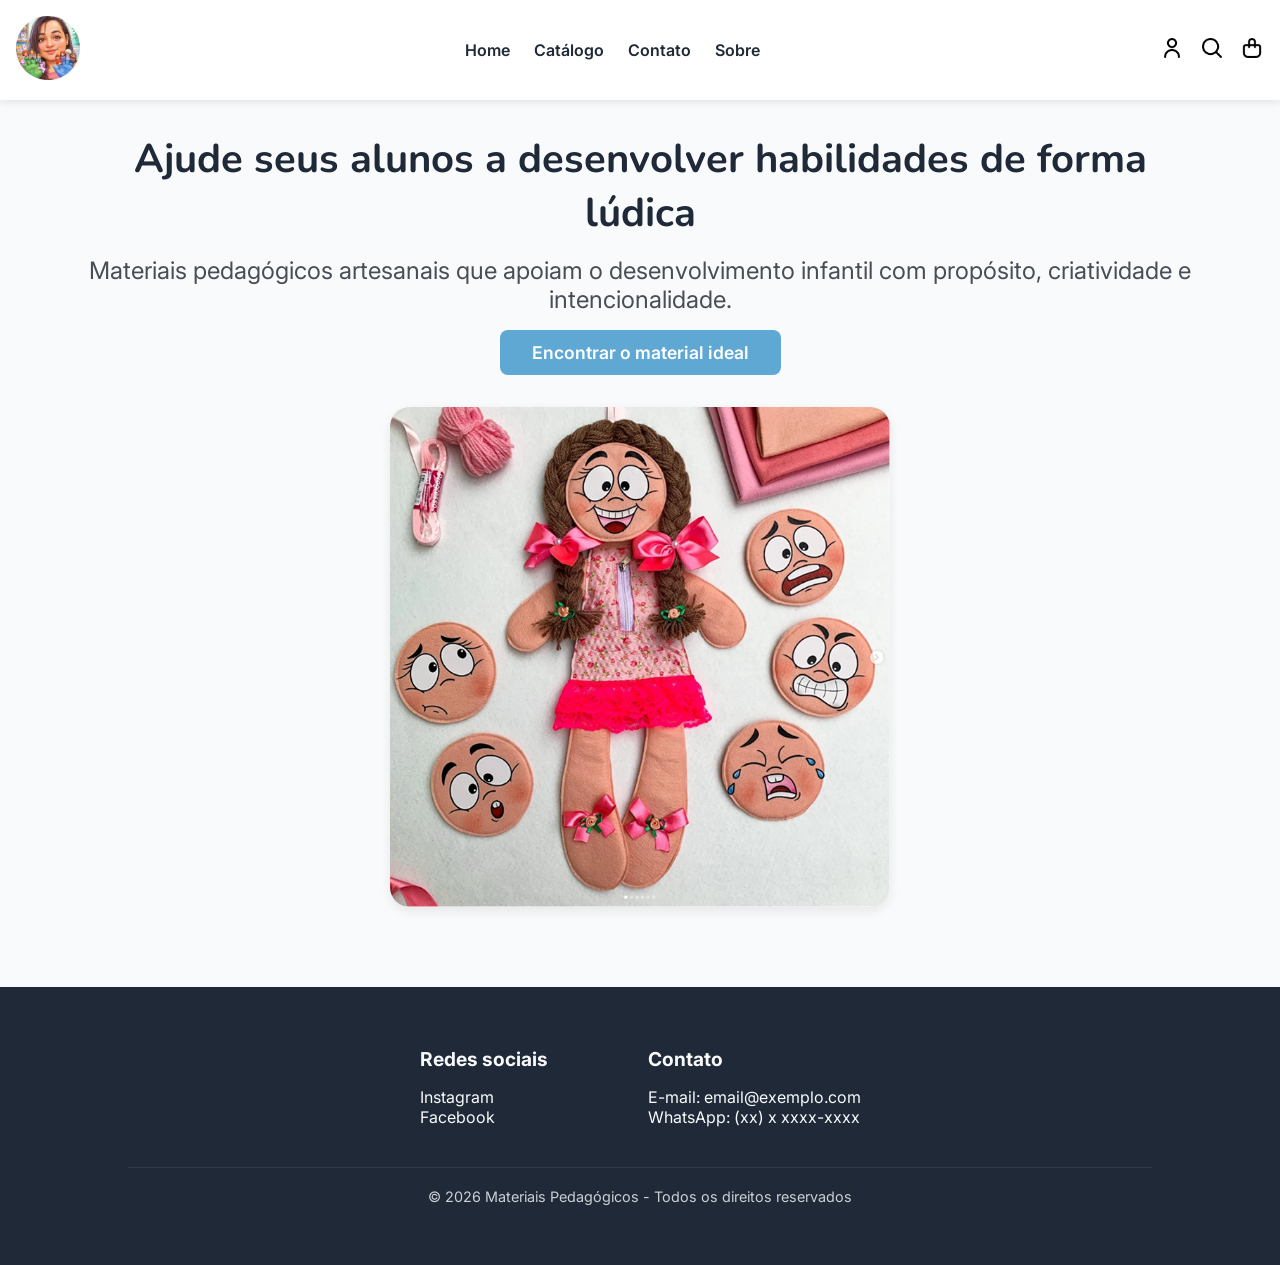
<file: index.html>
<!DOCTYPE html>
<html lang="pt-br">
    <head>
        <meta charset="UTF-8">
        <meta name="viewport" content="width=device-width, initial-scale=1.0">
        <meta name="description" content="Materiais pedagógicos artesanais que apoiam o desenvolvimento infantil com propósito, criatividade e intencionalidade.">
        <link rel="stylesheet" href="style.css">
        <link rel="shortcut icon" href="./assets/icon/logoIcon.ico" type="image/x-icon">
        <title>Home | Materiais Pedagógicos</title>
    </head>
    <body>
        <header>
            <a href="index.html"><img src="assets/images/logo.png" alt="Logo" class="logo"></a>
            <nav class="menu-mobile" id="menu-mobile">
                <ul>
                    <li><a href="index.html">Home</a></li>
                    <li><a href="catalogo.html">Catálogo</a></li>
                    <li><a href="contato.html">Contato</a></li>
                    <li><a href="sobre.html">Sobre</a></li>
                </ul>
            </nav>
            <div>
                <button class="btn-mobile" aria-label="Abrir menu">
                    <img class="menu-hamburguer" src="assets/images/menu.png" alt="Menu">
                </button>
                <a href="login.html" aria-label="Acessar conta">
                    <img src="assets/images/user.png" alt="Perfil">
                </a>
                <a href="#" aria-label="Pesquisar no site">
                    <img src="assets/images/search.png" alt="Pesquisar">
                </a>
                <a href="#" aria-label="Ver carrinho de compras">
                    <img src="assets/images/shopping bag.png" alt="Carrinho de compras">
                </a>
            </div>
        </header>
        <main>
            <!-- Hero -->
            <section>
                <h1>Ajude seus alunos a desenvolver habilidades de forma lúdica</h1>
                <p>Materiais pedagógicos artesanais que apoiam o desenvolvimento infantil com propósito, criatividade e intencionalidade.</p>
                <a href="catalogo.html">Encontrar o material ideal</a>
                <img src="assets/images/card1.png" alt="Recurso pedagógico artesanal de boneca com expressões faciais intercambiáveis">
            </section>
        </main>
        <footer>
            <div class="footer-column">
                <div>
                    <h4>Redes sociais</h4>
                    <ul>
                        <li><a href="#">Instagram</a></li>
                        <li><a href="#">Facebook</a></li>
                    </ul>
                </div>
                <div>
                    <h4>Contato</h4>
                    <ul>
                        <li>E-mail: <a href="mailto:email@exemplo.com">email@exemplo.com</a></li>
                        <li>WhatsApp: <a href="#">(xx) x xxxx-xxxx</a></li>
                    </ul>
                </div>
            </div>
            <p class="copyright"> &copy; 2026 Materiais Pedagógicos - Todos os direitos reservados</p>
        </footer>

        <!-- CARRINHO LATERAL -->
        <div class="overlay-carrinho" id="overlay-carrinho" aria-hidden="true"></div>
        <aside class="carrinho-lateral" id="carrinho-lateral" aria-label="Carrinho de compras">
            <div class="carrinho-header">
                <h2>Seu Carrinho</h2>
                <button id="fechar-carrinho" class="btn-fechar" aria-label="Fechar carrinho">
                    <span aria-hidden="true">&times;</span>
                </button>
            </div>
            
            <div class="carrinho-itens">
                <p class="carrinho-vazio">Seu carrinho está vazio.</p>
            </div>
            
            <div class="carrinho-footer">
                <div class="carrinho-total">
                    <span>Total:</span>
                    <strong id="carrinho-total-valor">R$ 0,00</strong>
                </div>
                <button class="btn-finalizar" aria-label="Finalizar compra">Finalizar Compra</button>
            </div>
        </aside>

        <script src="script.js"></script>
    </body>
</html>
</file>
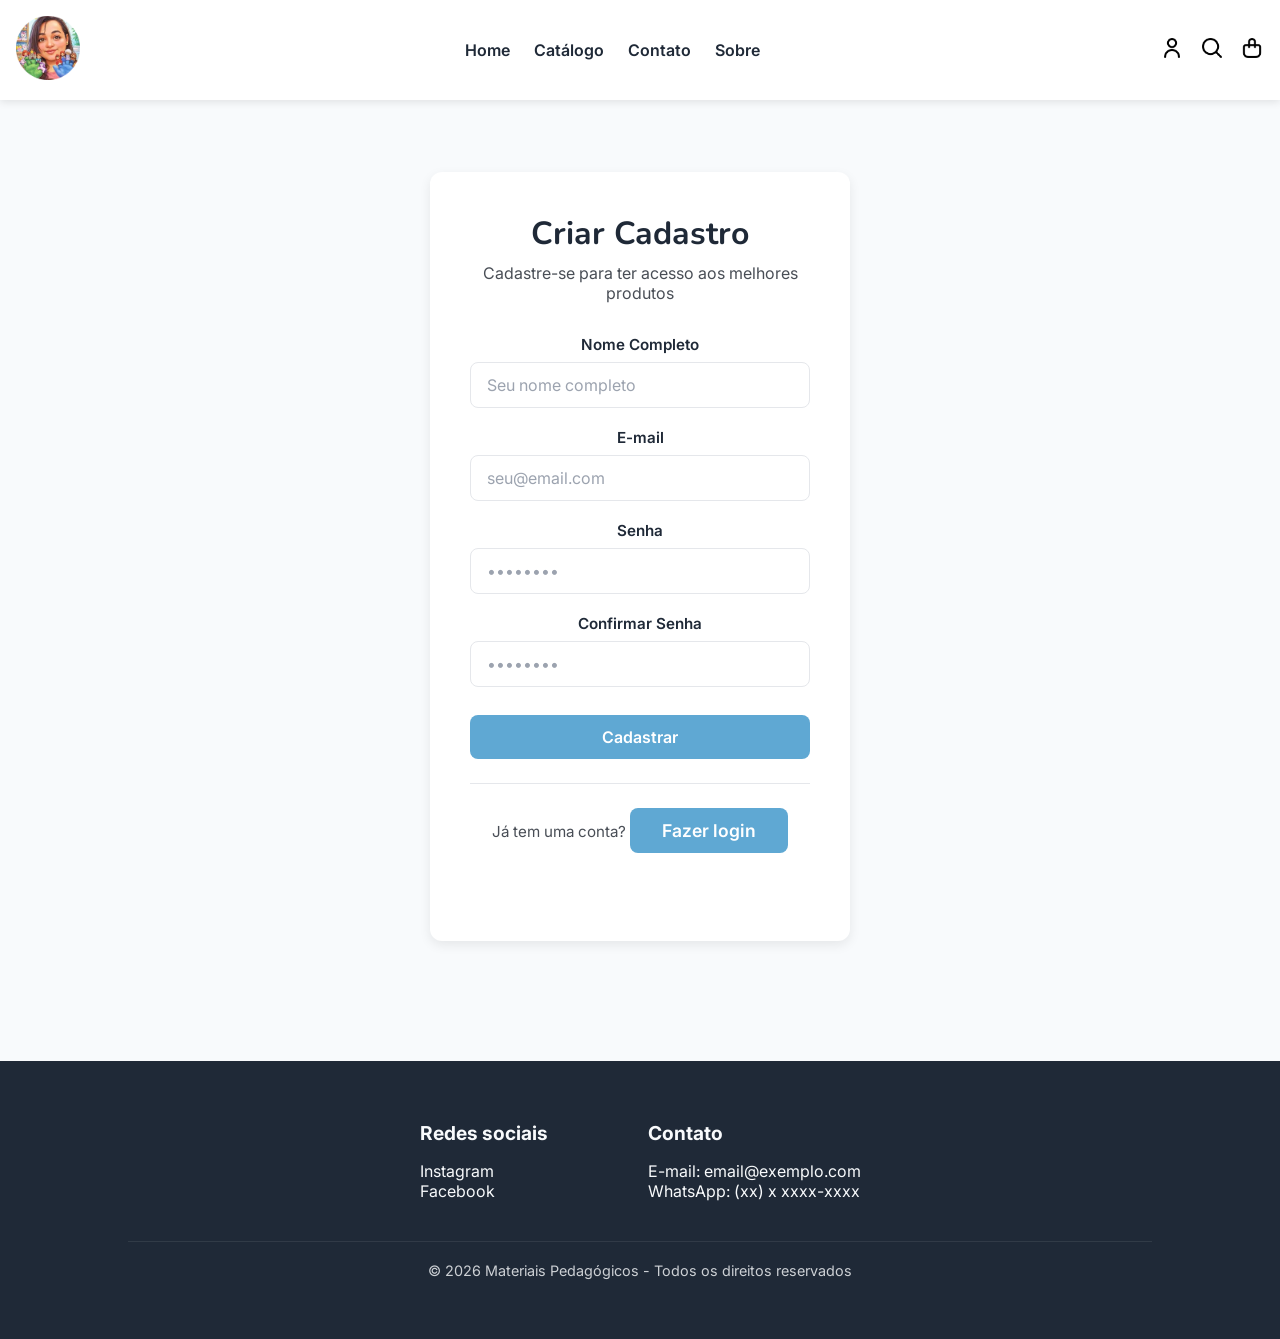
<file: cadastro.html>
<!DOCTYPE html>
<html lang="pt-br">
    <head>
        <meta charset="UTF-8">
        <meta name="viewport" content="width=device-width, initial-scale=1.0">
        <link rel="stylesheet" href="style.css">
        <link rel="shortcut icon" href="./assets/icon/logoIcon.ico" type="image/x-icon">
        <title>Cadastro | Materiais Pedagógicos</title>
    </head>
    <body>
        <header>
            <a href="index.html"><img src="assets/images/logo.png" alt="Logo" class="logo"></a>
            <nav class="menu-mobile" id="menu-mobile">
                <ul>
                    <li><a href="index.html">Home</a></li>
                    <li><a href="catalogo.html">Catálogo</a></li>
                    <li><a href="contato.html">Contato</a></li>
                    <li><a href="sobre.html">Sobre</a></li>
                </ul>
            </nav>
            <div>
                <button class="btn-mobile" aria-label="Abrir menu">
                    <img class="menu-hamburguer" src="assets/images/menu.png" alt="Menu">
                </button>
                <a href="login.html" aria-label="Acessar conta">
                    <img src="assets/images/user.png" alt="Perfil">
                </a>
                <a href="#" aria-label="Pesquisar no site">
                    <img src="assets/images/search.png" alt="Pesquisar">
                </a>
                <a href="#" aria-label="Ver carrinho de compras">
                    <img src="assets/images/shopping bag.png" alt="Carrinho de compras">
                </a>
            </div>
        </header>
        <main>
            <section class="formulario-secao">
                <div class="formulario-container">
                    <h1>Criar Cadastro</h1>
                    <p class="formulario-descricao">Cadastre-se para ter acesso aos melhores produtos</p>
                    
                    <form class="formulario" aria-label="Formulário de cadastro">
                        <div class="form-group">
                            <label for="nome-cadastro">Nome Completo</label>
                            <input 
                                type="text" 
                                id="nome-cadastro" 
                                name="nome" 
                                placeholder="Seu nome completo"
                                required
                                aria-required="true"
                                aria-label="Campo de nome completo para cadastro"
                            >
                        </div>

                        <div class="form-group">
                            <label for="email-cadastro">E-mail</label>
                            <input 
                                type="email" 
                                id="email-cadastro" 
                                name="email" 
                                placeholder="seu@email.com"
                                required
                                aria-required="true"
                                aria-label="Campo de e-mail para cadastro"
                            >
                        </div>

                        <div class="form-group">
                            <label for="senha-cadastro">Senha</label>
                            <input 
                                type="password" 
                                id="senha-cadastro" 
                                name="senha" 
                                placeholder="••••••••"
                                required
                                aria-required="true"
                                aria-label="Campo de senha para cadastro"
                            >
                        </div>

                        <div class="form-group">
                            <label for="confirmacao-senha">Confirmar Senha</label>
                            <input 
                                type="password" 
                                id="confirmacao-senha" 
                                name="confirmacao_senha" 
                                placeholder="••••••••"
                                required
                                aria-required="true"
                                aria-label="Campo de confirmação de senha"
                            >
                        </div>

                        <button type="submit" class="btn-formulario">Cadastrar</button>
                    </form>

                    <div class="formulario-link">
                        <p>Já tem uma conta? <a href="login.html">Fazer login</a></p>
                    </div>
                </div>
            </section>
        </main>
        <footer>
            <div class="footer-column">
                <div>
                    <h4>Redes sociais</h4>
                    <ul>
                        <li><a href="#">Instagram</a></li>
                        <li><a href="#">Facebook</a></li>
                    </ul>
                </div>
                <div>
                    <h4>Contato</h4>
                    <ul>
                        <li>E-mail: <a href="mailto:email@exemplo.com">email@exemplo.com</a></li>
                        <li>WhatsApp: <a href="#">(xx) x xxxx-xxxx</a></li>
                    </ul>
                </div>
            </div>
            <p class="copyright"> &copy; 2026 Materiais Pedagógicos - Todos os direitos reservados</p>
        </footer>

        <!-- CARRINHO LATERAL -->
        <div class="overlay-carrinho" id="overlay-carrinho" aria-hidden="true"></div>
        <aside class="carrinho-lateral" id="carrinho-lateral" aria-label="Carrinho de compras">
            <div class="carrinho-header">
                <h2>Seu Carrinho</h2>
                <button id="fechar-carrinho" class="btn-fechar" aria-label="Fechar carrinho">
                    <span aria-hidden="true">&times;</span>
                </button>
            </div>
            
            <div class="carrinho-itens">
                <p class="carrinho-vazio">Seu carrinho está vazio.</p>
            </div>
            
            <div class="carrinho-footer">
                <div class="carrinho-total">
                    <span>Total:</span>
                    <strong id="carrinho-total-valor">R$ 0,00</strong>
                </div>
                <button class="btn-finalizar" aria-label="Finalizar compra">Finalizar Compra</button>
            </div>
        </aside>

        <script src="script.js"></script>
    </body>
</html>
</file>
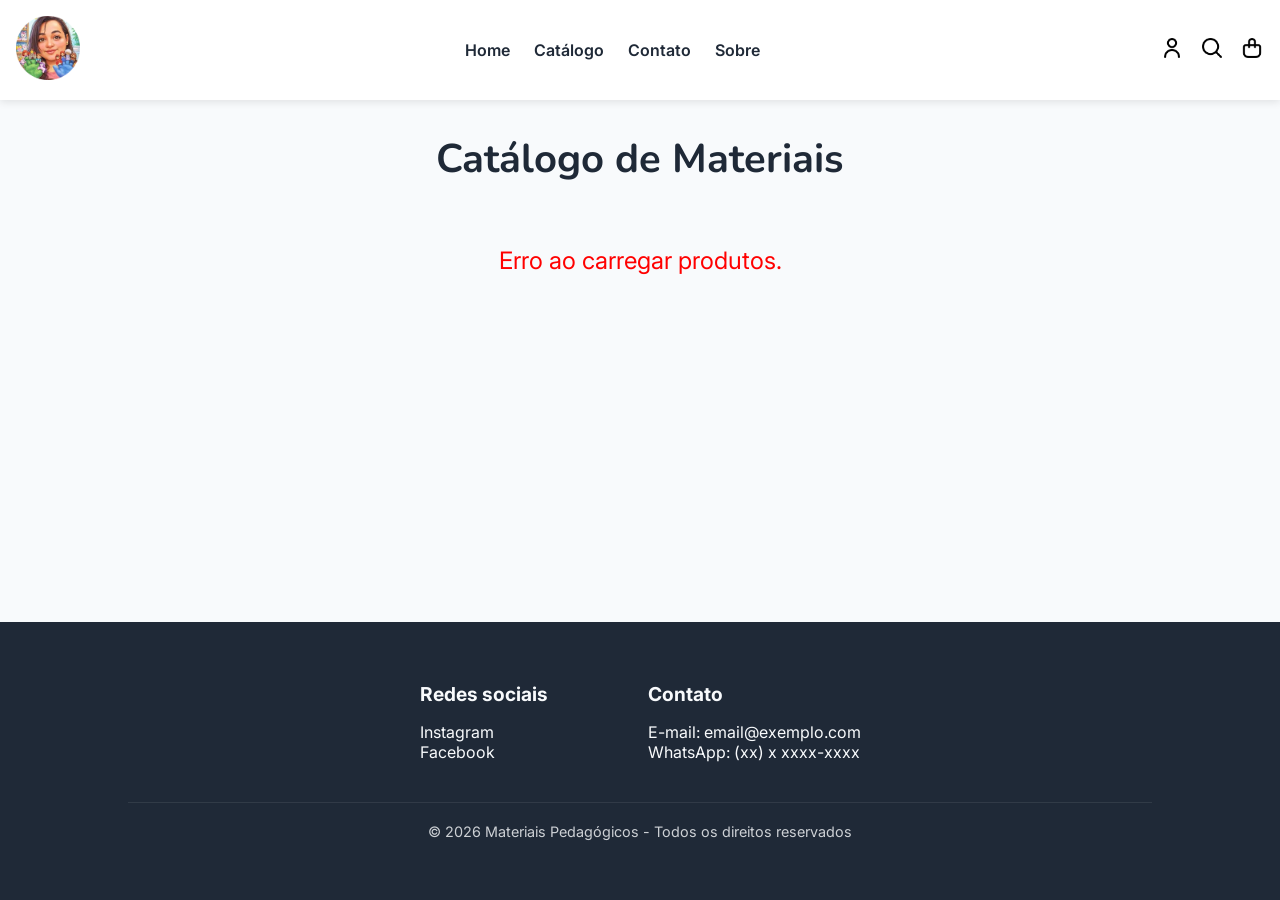
<file: catalogo.html>
<!DOCTYPE html>
<html lang="pt-br">
    <head>
        <meta charset="UTF-8">
        <meta name="viewport" content="width=device-width, initial-scale=1.0">
        <link rel="stylesheet" href="style.css">
        <link rel="shortcut icon" href="./assets/icon/logoIcon.ico" type="image/x-icon">
        <title>Catálogo | Materiais Pedagógicos</title>
    </head>
    <body>
        <header>
            <a href="index.html"><img src="assets/images/logo.png" alt="Logo" class="logo"></a>
            <nav class="menu-mobile" id="menu-mobile">
                <ul>
                    <li><a href="index.html">Home</a></li>
                    <li><a href="catalogo.html">Catálogo</a></li>
                    <li><a href="contato.html">Contato</a></li>
                    <li><a href="sobre.html">Sobre</a></li>
                </ul>
            </nav>
            <div>
                <button class="btn-mobile" aria-label="Abrir menu">
                    <img class="menu-hamburguer" src="assets/images/menu.png" alt="Menu">
                </button>
                <a href="login.html" aria-label="Acessar conta">
                    <img src="assets/images/user.png" alt="Perfil">
                </a>
                <a href="#" aria-label="Pesquisar no site">
                    <img src="assets/images/search.png" alt="Pesquisar">
                </a>
                <a href="#" aria-label="Ver carrinho de compras">
                    <img src="assets/images/shopping bag.png" alt="Carrinho de compras">
                </a>
            </div>
        </header>
        <main>
            <section>
                <h1>Catálogo de Materiais</h1>
                <div class="produtos-grid">
                    <!-- Produtos carregados dinamicamente via JavaScript -->
                </div>
            </section>
        </main>
        <footer>
            <div class="footer-column">
                <div>
                    <h4>Redes sociais</h4>
                    <ul>
                        <li><a href="#">Instagram</a></li>
                        <li><a href="#">Facebook</a></li>
                    </ul>
                </div>
                <div>
                    <h4>Contato</h4>
                    <ul>
                        <li>E-mail: <a href="mailto:email@exemplo.com">email@exemplo.com</a></li>
                        <li>WhatsApp: <a href="#">(xx) x xxxx-xxxx</a></li>
                    </ul>
                </div>
            </div>
            <p class="copyright"> &copy; 2026 Materiais Pedagógicos - Todos os direitos reservados</p>
        </footer>

        <!-- CARRINHO LATERAL -->
        <div class="overlay-carrinho" id="overlay-carrinho" aria-hidden="true"></div>
        <aside class="carrinho-lateral" id="carrinho-lateral" aria-label="Carrinho de compras">
            <div class="carrinho-header">
                <h2>Seu Carrinho</h2>
                <button id="fechar-carrinho" class="btn-fechar" aria-label="Fechar carrinho">
                    <span aria-hidden="true">&times;</span>
                </button>
            </div>
            
            <div class="carrinho-itens">
                <p class="carrinho-vazio">Seu carrinho está vazio.</p>
            </div>
            
            <div class="carrinho-footer">
                <div class="carrinho-total">
                    <span>Total:</span>
                    <strong id="carrinho-total-valor">R$ 0,00</strong>
                </div>
                <button class="btn-finalizar" aria-label="Finalizar compra">Finalizar Compra</button>
            </div>
        </aside>

        <script src="script.js"></script>
    </body>
</html>
</file>
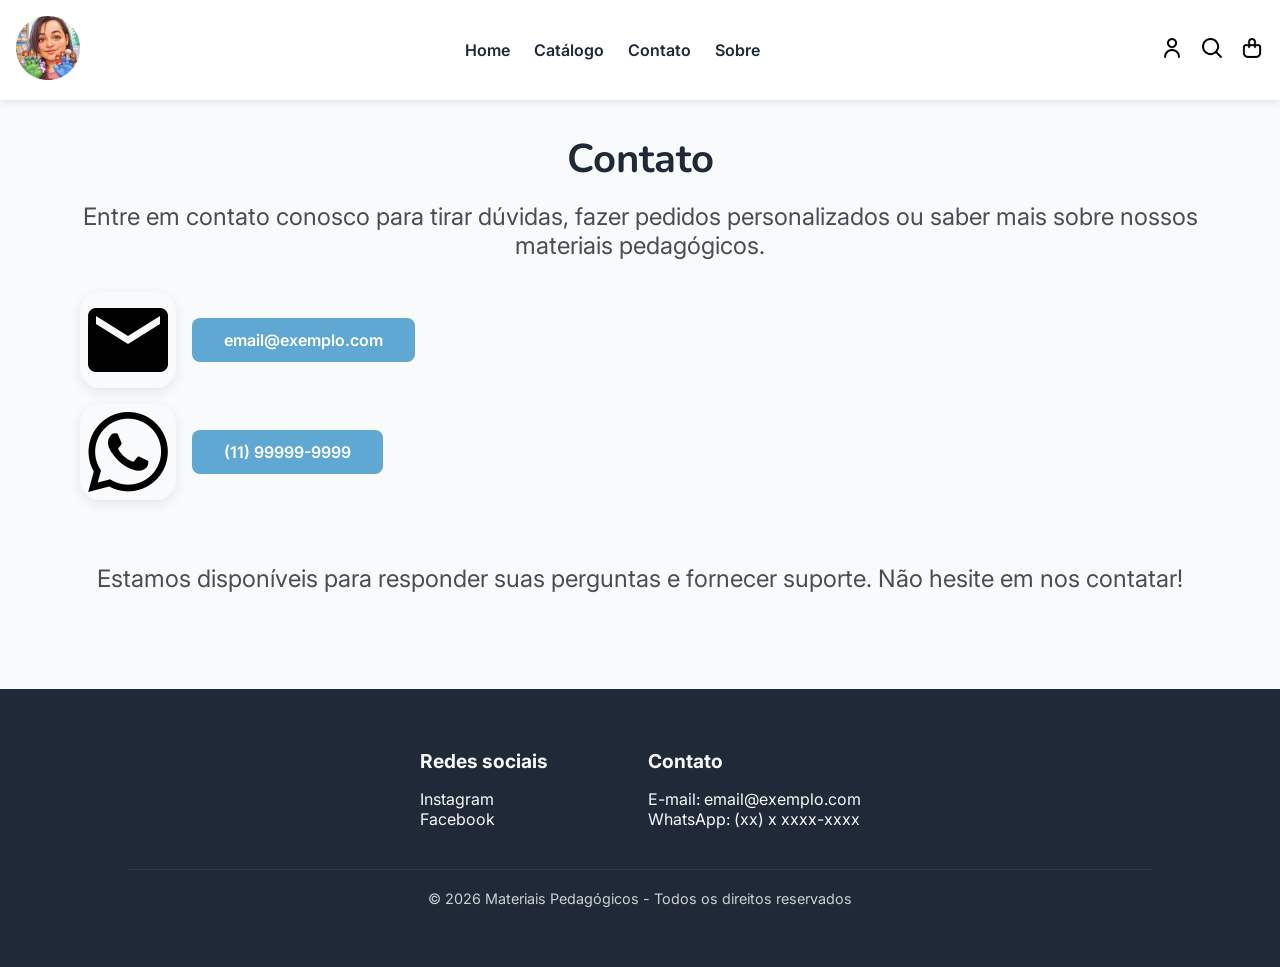
<file: contato.html>
<!DOCTYPE html>
<html lang="pt-br">
    <head>
        <meta charset="UTF-8">
        <meta name="viewport" content="width=device-width, initial-scale=1.0">
        <link rel="stylesheet" href="style.css">
        <link rel="shortcut icon" href="./assets/icon/logoIcon.ico" type="image/x-icon">
        <title>Contato | Materiais Pedagógicos</title>
    </head>
    <body>
        <header>
            <a href="index.html"><img src="assets/images/logo.png" alt="Logo" class="logo"></a>
            <nav class="menu-mobile" id="menu-mobile">
                <ul>
                    <li><a href="index.html">Home</a></li>
                    <li><a href="catalogo.html">Catálogo</a></li>
                    <li><a href="contato.html">Contato</a></li>
                    <li><a href="sobre.html">Sobre</a></li>
                </ul>
            </nav>
            <div>
                <button class="btn-mobile" aria-label="Abrir menu">
                    <img class="menu-hamburguer" src="assets/images/menu.png" alt="Menu">
                </button>
                <a href="login.html" aria-label="Acessar conta">
                    <img src="assets/images/user.png" alt="Perfil">
                </a>
                <a href="#" aria-label="Pesquisar no site">
                    <img src="assets/images/search.png" alt="Pesquisar">
                </a>
                <a href="#" aria-label="Ver carrinho de compras">
                    <img src="assets/images/shopping bag.png" alt="Carrinho de compras">
                </a>
            </div>
        </header>
        <main>
            <section class="sessao-contato">
                <h1>Contato</h1>
                <p>Entre em contato conosco para tirar dúvidas, fazer pedidos personalizados ou saber mais sobre nossos materiais pedagógicos.</p>
                <ul class="contato">
                    <li><img class="icone-contato" src="assets/images/email.png" alt="E-mail: "><a href="mailto:email@exemplo.com">email@exemplo.com</a></li>
                    <li> <img class="icone-contato" src="assets/images/whatsapp.png" alt="WhatsApp: "><a href="https://wa.me/5511999999999" target="_blank">(11) 99999-9999</a></li>
                </ul>
                <p style="margin-top: 64px;">Estamos disponíveis para responder suas perguntas e fornecer suporte. Não hesite em nos contatar!</p>
            </section>
        </main>
        <footer>
            <div class="footer-column">
                <div>
                    <h4>Redes sociais</h4>
                    <ul>
                        <li><a href="#">Instagram</a></li>
                        <li><a href="#">Facebook</a></li>
                    </ul>
                </div>
                <div>
                    <h4>Contato</h4>
                    <ul>
                        <li>E-mail: <a href="mailto:email@exemplo.com">email@exemplo.com</a></li>
                        <li>WhatsApp: <a href="#">(xx) x xxxx-xxxx</a></li>
                    </ul>
                </div>
            </div>
            <p class="copyright"> &copy; 2026 Materiais Pedagógicos - Todos os direitos reservados</p>
        </footer>

        <!-- CARRINHO LATERAL -->
        <div class="overlay-carrinho" id="overlay-carrinho" aria-hidden="true"></div>
        <aside class="carrinho-lateral" id="carrinho-lateral" aria-label="Carrinho de compras">
            <div class="carrinho-header">
                <h2>Seu Carrinho</h2>
                <button id="fechar-carrinho" class="btn-fechar" aria-label="Fechar carrinho">
                    <span aria-hidden="true">&times;</span>
                </button>
            </div>
            
            <div class="carrinho-itens">
                <p class="carrinho-vazio">Seu carrinho está vazio.</p>
            </div>
            
            <div class="carrinho-footer">
                <div class="carrinho-total">
                    <span>Total:</span>
                    <strong id="carrinho-total-valor">R$ 0,00</strong>
                </div>
                <button class="btn-finalizar" aria-label="Finalizar compra">Finalizar Compra</button>
            </div>
        </aside>

        <script src="script.js"></script>
    </body>
</html>
</file>
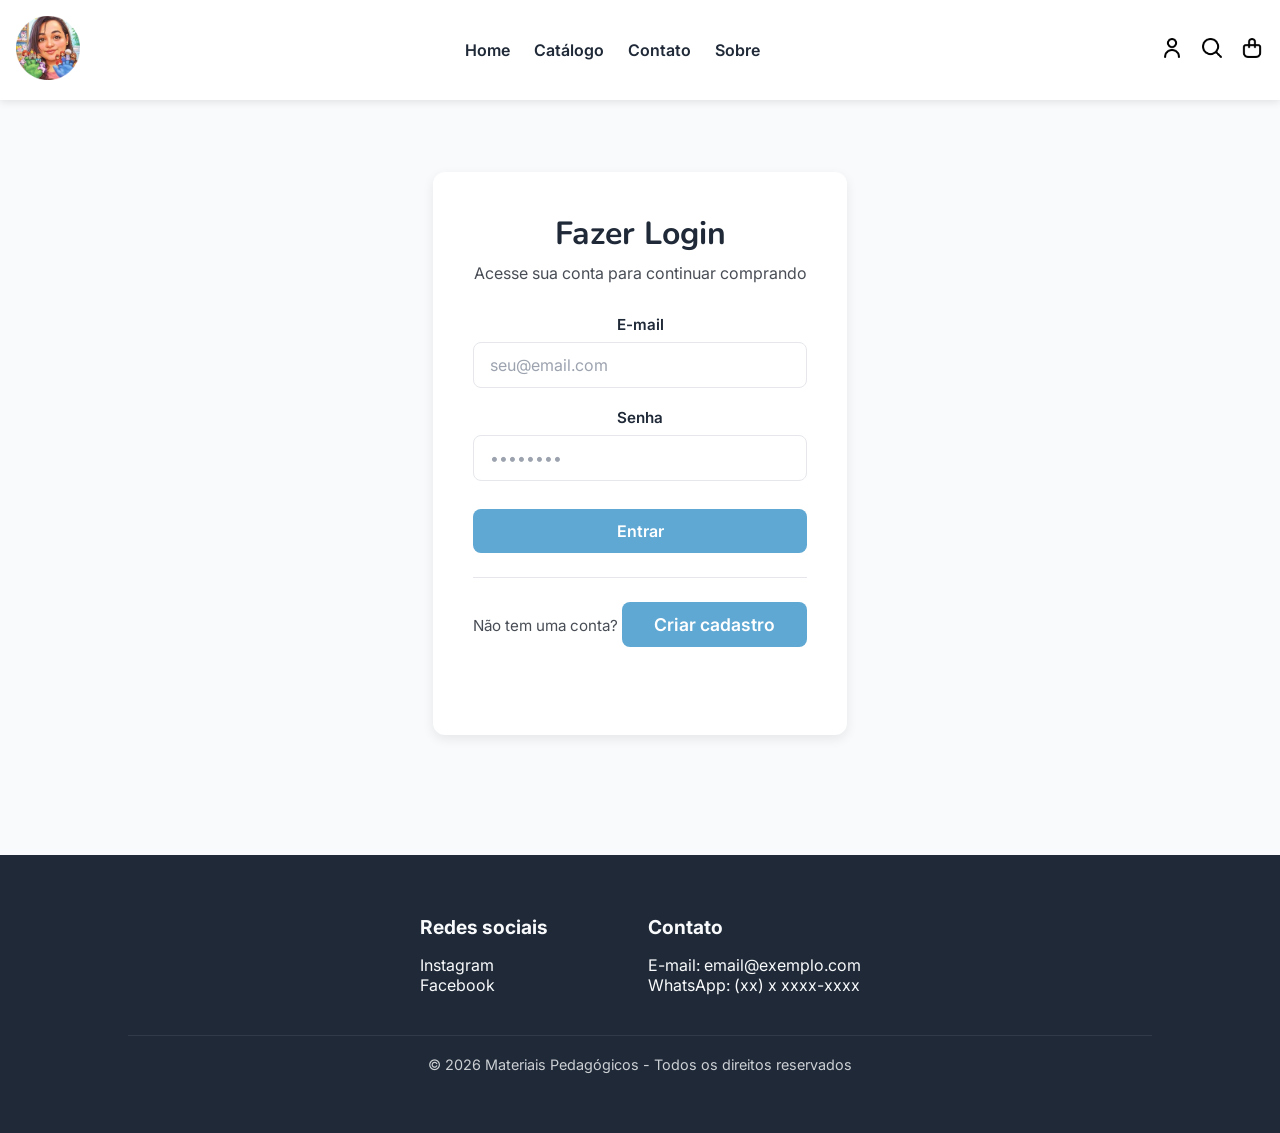
<file: login.html>
<!DOCTYPE html>
<html lang="pt-br">
    <head>
        <meta charset="UTF-8">
        <meta name="viewport" content="width=device-width, initial-scale=1.0">
        <link rel="stylesheet" href="style.css">
        <link rel="shortcut icon" href="./assets/icon/logoIcon.ico" type="image/x-icon">
        <title>Login | Materiais Pedagógicos</title>
    </head>
    <body>
        <header>
            <a href="index.html"><img src="assets/images/logo.png" alt="Logo" class="logo"></a>
            <nav class="menu-mobile" id="menu-mobile">
                <ul>
                    <li><a href="index.html">Home</a></li>
                    <li><a href="catalogo.html">Catálogo</a></li>
                    <li><a href="contato.html">Contato</a></li>
                    <li><a href="sobre.html">Sobre</a></li>
                </ul>
            </nav>
            <div>
                <button class="btn-mobile" aria-label="Abrir menu">
                    <img class="menu-hamburguer" src="assets/images/menu.png" alt="Menu">
                </button>
                <a href="login.html" aria-label="Acessar conta">
                    <img src="assets/images/user.png" alt="Perfil">
                </a>
                <a href="#" aria-label="Pesquisar no site">
                    <img src="assets/images/search.png" alt="Pesquisar">
                </a>
                <a href="#" aria-label="Ver carrinho de compras">
                    <img src="assets/images/shopping bag.png" alt="Carrinho de compras">
                </a>
            </div>
        </header>
        <main>
            <section class="formulario-secao">
                <div class="formulario-container">
                    <h1>Fazer Login</h1>
                    <p class="formulario-descricao">Acesse sua conta para continuar comprando</p>
                    
                    <form class="formulario" aria-label="Formulário de login">
                        <div class="form-group">
                            <label for="email-login">E-mail</label>
                            <input 
                                type="email" 
                                id="email-login" 
                                name="email" 
                                placeholder="seu@email.com"
                                required
                                aria-required="true"
                                aria-label="Campo de e-mail para login"
                            >
                        </div>

                        <div class="form-group">
                            <label for="senha-login">Senha</label>
                            <input 
                                type="password" 
                                id="senha-login" 
                                name="senha" 
                                placeholder="••••••••"
                                required
                                aria-required="true"
                                aria-label="Campo de senha para login"
                            >
                        </div>

                        <button type="submit" class="btn-formulario">Entrar</button>
                    </form>

                    <div class="formulario-link">
                        <p>Não tem uma conta? <a href="cadastro.html">Criar cadastro</a></p>
                    </div>
                </div>
            </section>
        </main>
        <footer>
            <div class="footer-column">
                <div>
                    <h4>Redes sociais</h4>
                    <ul>
                        <li><a href="#">Instagram</a></li>
                        <li><a href="#">Facebook</a></li>
                    </ul>
                </div>
                <div>
                    <h4>Contato</h4>
                    <ul>
                        <li>E-mail: <a href="mailto:email@exemplo.com">email@exemplo.com</a></li>
                        <li>WhatsApp: <a href="#">(xx) x xxxx-xxxx</a></li>
                    </ul>
                </div>
            </div>
            <p class="copyright"> &copy; 2026 Materiais Pedagógicos - Todos os direitos reservados</p>
        </footer>

        <!-- CARRINHO LATERAL -->
        <div class="overlay-carrinho" id="overlay-carrinho" aria-hidden="true"></div>
        <aside class="carrinho-lateral" id="carrinho-lateral" aria-label="Carrinho de compras">
            <div class="carrinho-header">
                <h2>Seu Carrinho</h2>
                <button id="fechar-carrinho" class="btn-fechar" aria-label="Fechar carrinho">
                    <span aria-hidden="true">&times;</span>
                </button>
            </div>
            
            <div class="carrinho-itens">
                <p class="carrinho-vazio">Seu carrinho está vazio.</p>
            </div>
            
            <div class="carrinho-footer">
                <div class="carrinho-total">
                    <span>Total:</span>
                    <strong id="carrinho-total-valor">R$ 0,00</strong>
                </div>
                <button class="btn-finalizar" aria-label="Finalizar compra">Finalizar Compra</button>
            </div>
        </aside>

        <script src="script.js"></script>
    </body>
</html>
</file>
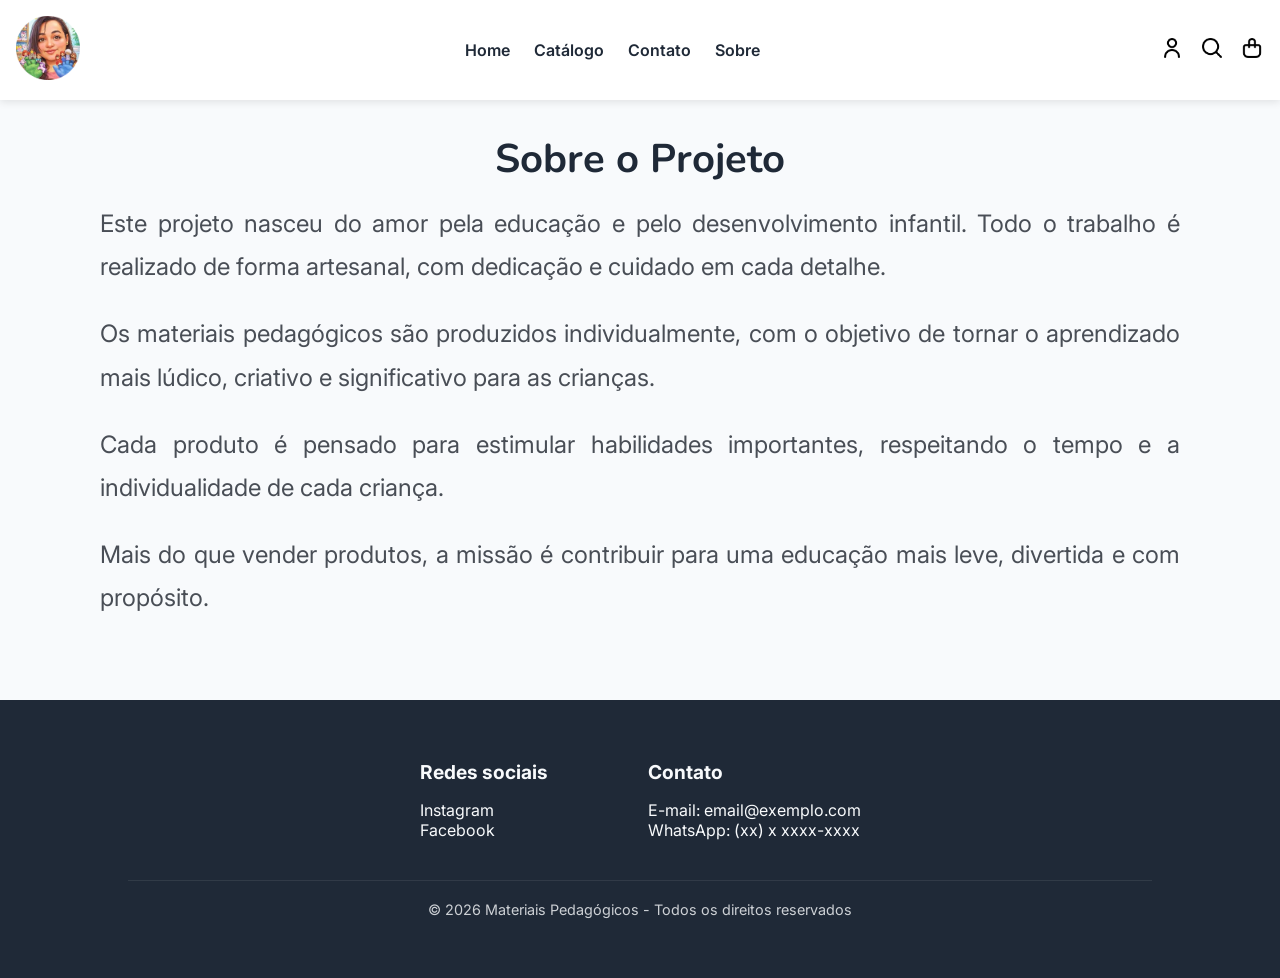
<file: sobre.html>
<!DOCTYPE html>
<html lang="pt-br">
    <head>
        <meta charset="UTF-8">
        <meta name="viewport" content="width=device-width, initial-scale=1.0">
        <link rel="stylesheet" href="style.css">
        <link rel="shortcut icon" href="./assets/icon/logoIcon.ico" type="image/x-icon">
        <title>Sobre | Materiais Pedagógicos</title>
    </head>
    <body>
        <header>
            <a href="index.html"><img src="assets/images/logo.png" alt="Logo" class="logo"></a>
            <nav class="menu-mobile" id="menu-mobile">
                <ul>
                    <li><a href="index.html">Home</a></li>
                    <li><a href="catalogo.html">Catálogo</a></li>
                    <li><a href="contato.html">Contato</a></li>
                    <li><a href="sobre.html">Sobre</a></li>
                </ul>
            </nav>
            <div>
                <button class="btn-mobile" aria-label="Abrir menu">
                    <img class="menu-hamburguer" src="assets/images/menu.png" alt="Menu">
                </button>
                <a href="login.html" aria-label="Acessar conta">
                    <img src="assets/images/user.png" alt="Perfil">
                </a>
                <a href="#" aria-label="Pesquisar no site">
                    <img src="assets/images/search.png" alt="Pesquisar">
                </a>
                <a href="#" aria-label="Ver carrinho de compras">
                    <img src="assets/images/shopping bag.png" alt="Carrinho de compras">
                </a>
            </div>
        </header>
        <main>
            <section>
                <h1>Sobre o Projeto</h1>
                   <div class="sobre">
                       <p>Este projeto nasceu do amor pela educação e pelo desenvolvimento infantil. Todo o trabalho é realizado de forma artesanal, com dedicação e cuidado em cada detalhe.</p>
                        <p>Os materiais pedagógicos são produzidos individualmente, com o objetivo de tornar o aprendizado mais lúdico, criativo e significativo para as crianças.</p>
                        <p>Cada produto é pensado para estimular habilidades importantes, respeitando o tempo e a individualidade de cada criança.</p>
                        <p>Mais do que vender produtos, a missão é contribuir para uma educação mais leve, divertida e com propósito.</p>
                   </div>
            </section>
        </main>
        <footer>
            <div class="footer-column">
                <div>
                    <h4>Redes sociais</h4>
                    <ul>
                        <li><a href="#">Instagram</a></li>
                        <li><a href="#">Facebook</a></li>
                    </ul>
                </div>
                <div>
                    <h4>Contato</h4>
                    <ul>
                        <li>E-mail: <a href="mailto:email@exemplo.com">email@exemplo.com</a></li>
                        <li>WhatsApp: <a href="#">(xx) x xxxx-xxxx</a></li>
                    </ul>
                </div>
            </div>
            <p class="copyright"> &copy; 2026 Materiais Pedagógicos - Todos os direitos reservados</p>
        </footer>

        <!-- CARRINHO LATERAL -->
        <div class="overlay-carrinho" id="overlay-carrinho" aria-hidden="true"></div>
        <aside class="carrinho-lateral" id="carrinho-lateral" aria-label="Carrinho de compras">
            <div class="carrinho-header">
                <h2>Seu Carrinho</h2>
                <button id="fechar-carrinho" class="btn-fechar" aria-label="Fechar carrinho">
                    <span aria-hidden="true">&times;</span>
                </button>
            </div>
            
            <div class="carrinho-itens">
                <p class="carrinho-vazio">Seu carrinho está vazio.</p>
            </div>
            
            <div class="carrinho-footer">
                <div class="carrinho-total">
                    <span>Total:</span>
                    <strong id="carrinho-total-valor">R$ 0,00</strong>
                </div>
                <button class="btn-finalizar" aria-label="Finalizar compra">Finalizar Compra</button>
            </div>
        </aside>

        <script src="script.js"></script>
    </body>
</html>
</file>
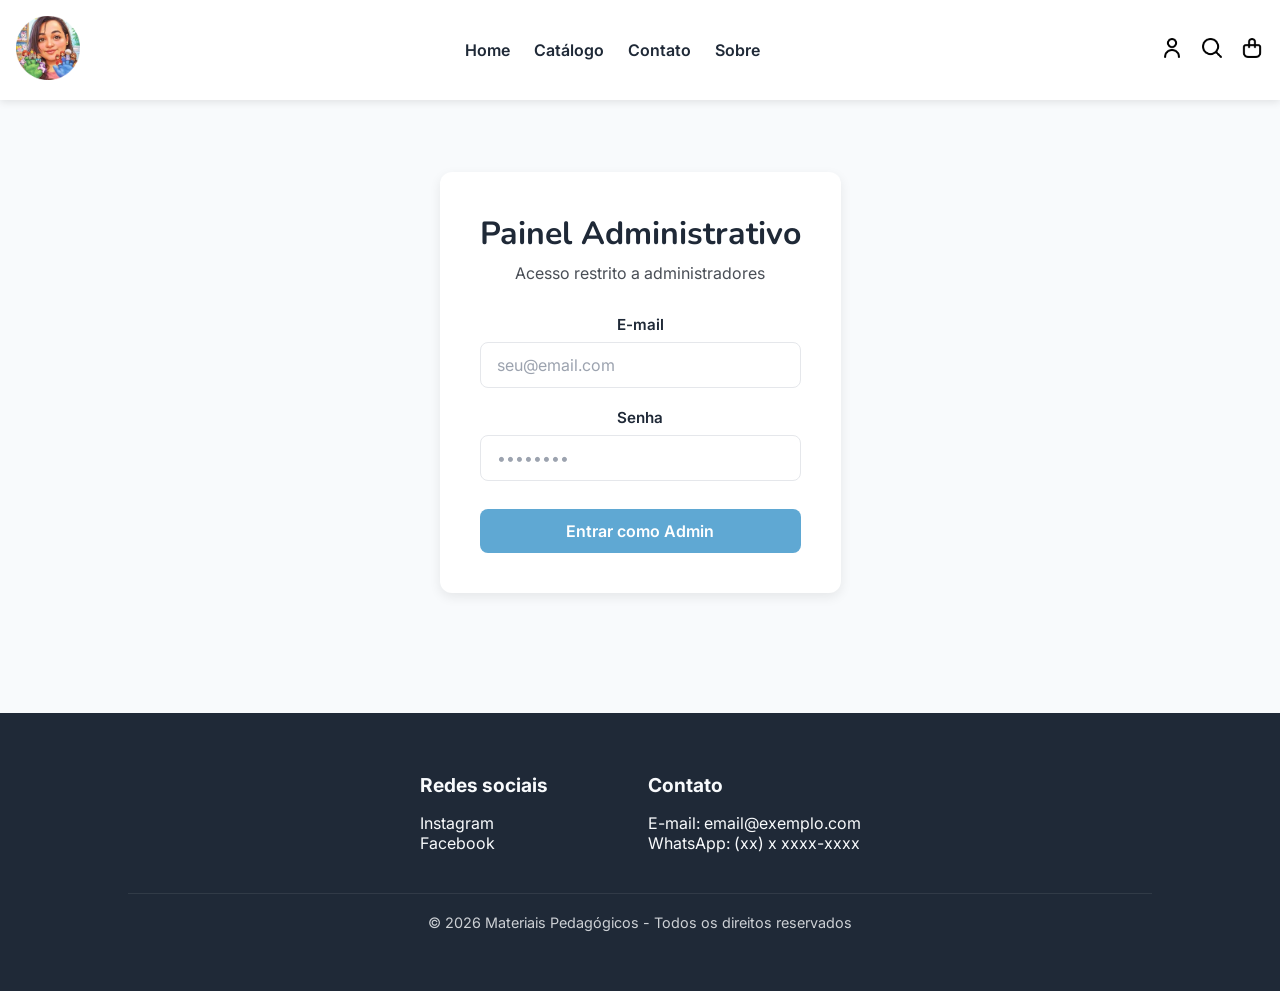
<file: admin/admin.html>
<!DOCTYPE html>
<html lang="pt-br">
    <head>
        <meta charset="UTF-8">
        <meta name="viewport" content="width=device-width, initial-scale=1.0">
        <link rel="stylesheet" href="../style.css">
        <link rel="stylesheet" href="admin.css">
        <link rel="shortcut icon" href="../assets/icon/logoIcon.ico" type="image/x-icon">
        <title>Painel Admin | Materiais Pedagógicos</title>
    </head>
    <body>
        <header>
            <a href="../index.html"><img src="../assets/images/logo.png" alt="Logo" class="logo"></a>
            <nav>
                <ul>
                    <li><a href="../index.html">Home</a></li>
                    <li><a href="../catalogo.html">Catálogo</a></li>
                    <li><a href="../contato.html">Contato</a></li>
                    <li><a href="../sobre.html">Sobre</a></li>
                </ul>
            </nav>
            <div>
                <button id="btn-sair-admin" aria-label="Sair da conta de administrador">Sair</button>
            </div>
        </header>
        
        <main>
            <!-- SEÇÃO 1: FORMULÁRIO DE CADASTRO/EDIÇÃO DE PRODUTO -->
            <section id="secao-form-produto" class="admin-secao">
                <h2>Adicionar Produto</h2>
                
                <form id="form-produto" class="admin-form">
                    <!-- Campo Hidden para ID do Produto (para edição) -->
                    <input type="hidden" id="produto-id" value="">

                    <!-- Campo Nome do Produto -->
                    <div class="form-group">
                        <label for="produto-nome">Nome do Produto</label>
                        <input 
                            type="text" 
                            id="produto-nome" 
                            placeholder="Nome do produto"
                            required
                            aria-required="true"
                            aria-label="Nome do produto"
                        >
                    </div>

                    <!-- Campo Descrição do Produto -->
                    <div class="form-group">
                        <label for="produto-descricao">Descrição</label>
                        <textarea 
                            id="produto-descricao" 
                            placeholder="Descrição do produto"
                            aria-label="Descrição do produto"
                        ></textarea>
                    </div>

                    <!-- Campo Preço do Produto -->
                    <div class="form-group">
                        <label for="produto-preco">Preço (R$)</label>
                        <input 
                            type="number" 
                            id="produto-preco" 
                            placeholder="0.00"
                            step="0.01"
                            required
                            aria-required="true"
                            aria-label="Preço do produto"
                        >
                    </div>

                    <!-- Campo Estoque do Produto -->
                    <div class="form-group">
                        <label for="produto-estoque">Estoque</label>
                        <input 
                            type="number" 
                            id="produto-estoque" 
                            placeholder="0"
                            min="0"
                            aria-label="Quantidade em estoque"
                        >
                    </div>

                    <!-- Campo Imagem do Produto -->
                    <div class="form-group">
                        <label for="produto-imagem">URL ou Nome da Imagem</label>
                        <input 
                            type="text" 
                            id="produto-imagem" 
                            placeholder="URL ou nome da imagem"
                            aria-label="URL ou nome da imagem do produto"
                        >
                    </div>

                    <!-- Botões de Ação -->
                    <div class="form-buttons">
                        <button type="submit" id="btn-salvar-produto" aria-label="Salvar produto">Salvar Produto</button>
                        <button type="button" id="btn-cancelar-edicao" style="display:none;" aria-label="Cancelar edição">Cancelar</button>
                    </div>
                </form>
            </section>

            <!-- SEÇÃO 2: LISTA DE PRODUTOS CADASTRADOS -->
            <section id="secao-lista-produtos" class="admin-secao">
                <h2>Produtos Cadastrados</h2>
                
                <div id="lista-produtos">
                    <!-- Os produtos serão carregados dinamicamente aqui -->
                </div>
            </section>
        </main>

        <footer>
            <div class="footer-column">
                <div>
                    <h4>Redes sociais</h4>
                    <ul>
                        <li><a href="#">Instagram</a></li>
                        <li><a href="#">Facebook</a></li>
                    </ul>
                </div>
                <div>
                    <h4>Contato</h4>
                    <ul>
                        <li>E-mail: <a href="mailto:email@exemplo.com">email@exemplo.com</a></li>
                        <li>WhatsApp: <a href="#">(xx) x xxxx-xxxx</a></li>
                    </ul>
                </div>
            </div>
            <p class="copyright"> &copy; 2026 Materiais Pedagógicos - Todos os direitos reservados</p>
        </footer>

        <script src="../script.js"></script>
        <script src="admin.js"></script>
    </body>
</html>
</file>
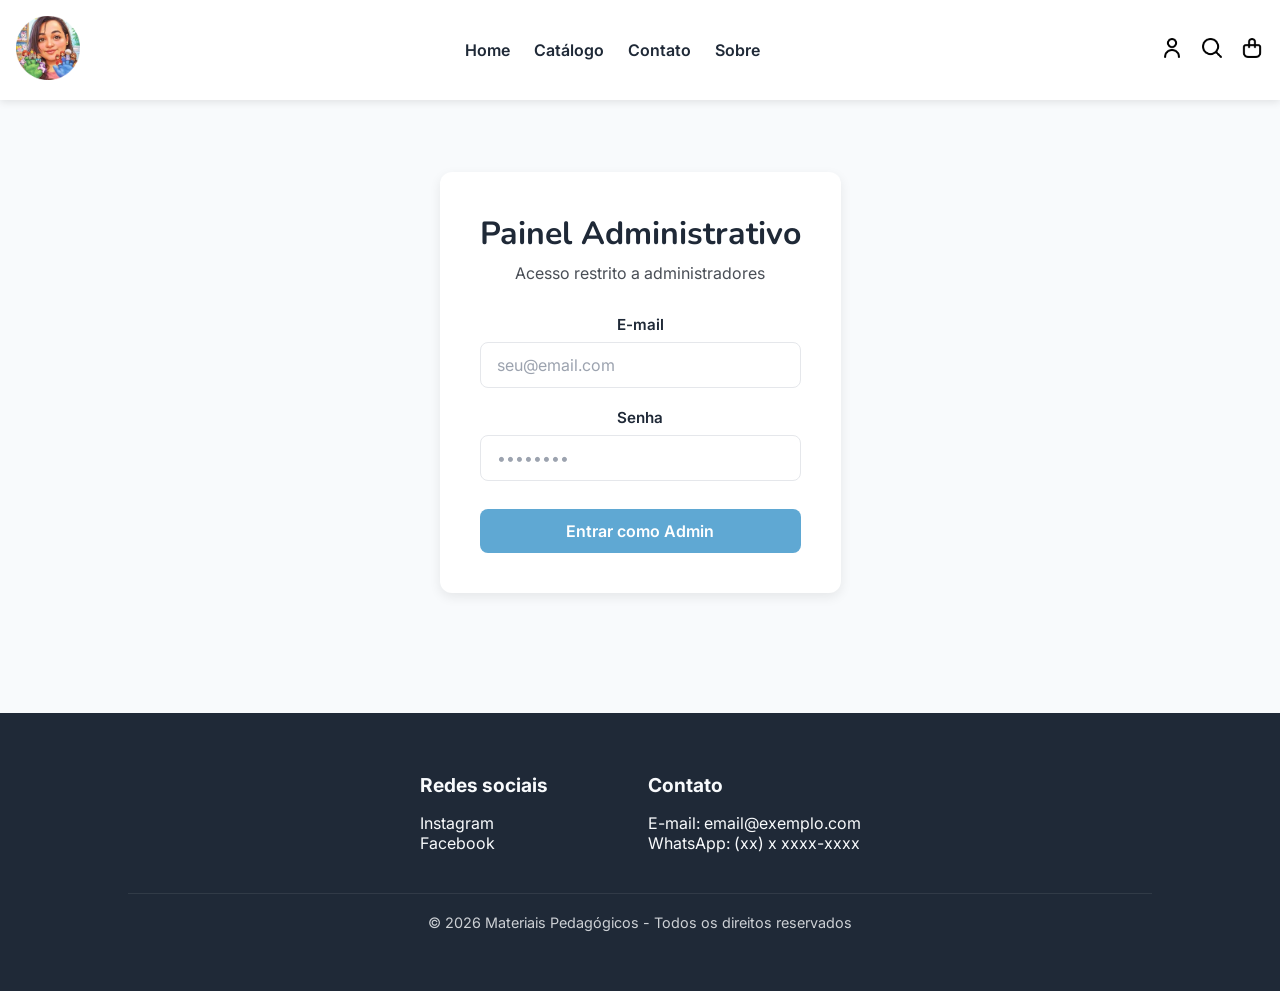
<file: admin/login-admin.html>
<!DOCTYPE html>
<html lang="pt-br">
    <head>
        <meta charset="UTF-8">
        <meta name="viewport" content="width=device-width, initial-scale=1.0">
        <link rel="stylesheet" href="../style.css">
        <link rel="shortcut icon" href="../assets/icon/logoIcon.ico" type="image/x-icon">
        <title>Login Admin | Materiais Pedagógicos</title>
    </head>
    <body>
        <header>
            <a href="../index.html"><img src="../assets/images/logo.png" alt="Logo" class="logo"></a>
            <nav class="menu-mobile" id="menu-mobile">
                <ul>
                    <li><a href="../index.html">Home</a></li>
                    <li><a href="../catalogo.html">Catálogo</a></li>
                    <li><a href="../contato.html">Contato</a></li>
                    <li><a href="../sobre.html">Sobre</a></li>
                </ul>
            </nav>
            <div>
                <button class="btn-mobile" aria-label="Abrir menu">
                    <img class="menu-hamburguer" src="../assets/images/menu.png" alt="Menu">
                </button>
                <a href="../login.html" aria-label="Acessar conta">
                    <img src="../assets/images/user.png" alt="Perfil">
                </a>
                <a href="#" aria-label="Pesquisar no site">
                    <img src="../assets/images/search.png" alt="Pesquisar">
                </a>
                <a href="#" aria-label="Ver carrinho de compras">
                    <img src="../assets/images/shopping bag.png" alt="Carrinho de compras">
                </a>
            </div>
        </header>
        <main>
            <section class="formulario-secao">
                <div class="formulario-container">
                    <h1>Painel Administrativo</h1>
                    <p class="formulario-descricao">Acesso restrito a administradores</p>
                    
                    <form class="formulario" aria-label="Formulário de login admin">
                        <div class="form-group">
                            <label for="email-admin">E-mail</label>
                            <input 
                                type="email" 
                                id="email-admin" 
                                name="email" 
                                placeholder="seu@email.com"
                                required
                                aria-required="true"
                                aria-label="Campo de e-mail para login admin"
                            >
                        </div>

                        <div class="form-group">
                            <label for="senha-admin">Senha</label>
                            <input 
                                type="password" 
                                id="senha-admin" 
                                name="senha" 
                                placeholder="••••••••"
                                required
                                aria-required="true"
                                aria-label="Campo de senha para login admin"
                            >
                        </div>

                        <button type="submit" class="btn-formulario">Entrar como Admin</button>
                    </form>
                </div>
            </section>
        </main>
        <footer>
            <div class="footer-column">
                <div>
                    <h4>Redes sociais</h4>
                    <ul>
                        <li><a href="#">Instagram</a></li>
                        <li><a href="#">Facebook</a></li>
                    </ul>
                </div>
                <div>
                    <h4>Contato</h4>
                    <ul>
                        <li>E-mail: <a href="mailto:email@exemplo.com">email@exemplo.com</a></li>
                        <li>WhatsApp: <a href="#">(xx) x xxxx-xxxx</a></li>
                    </ul>
                </div>
            </div>
            <p class="copyright"> &copy; 2026 Materiais Pedagógicos - Todos os direitos reservados</p>
        </footer>

        <!-- CARRINHO LATERAL -->
        <div class="overlay-carrinho" id="overlay-carrinho" aria-hidden="true"></div>
        <aside class="carrinho-lateral" id="carrinho-lateral" aria-label="Carrinho de compras"></aside>

        <script src="../script.js"></script>
    </body>
</html>
</file>
<file: style.css>
@import url('https://fonts.googleapis.com/css2?family=Cabin:ital,wght@0,400..700;1,400..700&family=Inter:ital,opsz,wght@0,14..32,100..900;1,14..32,100..900&family=Nunito:ital,wght@0,200..1000;1,200..1000&display=swap');

:root {
    --primary-color: #5FA8D3;
    --text-color: #1F2937;
    --p-text-color: #494E56;
    --bg-color: #F8FAFC;
    --btn-hover: #4F8CC9;
}

/* Reset Universal */
* {
    margin: 0;
    padding: 0;
    box-sizing: border-box;
}

body{
    font-family: "Inter", sans-serif;
    color: var(--text-color);
    background-color: var(--bg-color);
    overflow-x: hidden; /* Evita que a barra de rolagem horizontal apareça quando o menu mobile estiver aberto */
    display: flex;
    flex-direction: column;
    min-height: 100vh; /* vh = viewport height (altura da tela) */
    margin: 0;
}
/* header */

header {
    width: 100%;
    background-color: #FFFFFF;
    box-shadow: 0px 2px 8px rgba(0, 0, 0, 0.1);
    padding: 16px;
    display: flex;
    justify-content: space-between;
    align-items: center;
}

.logo {
    width: 4rem;
}

header nav ul {
    display: flex;
    gap: 24px;
}

header nav ul li {
    list-style: none;
}

header nav ul li a {
    font-weight: 600;
    text-decoration: none;
    color: var(--text-color);
    transition: color 0.3s ease ;
}

header nav ul li a:hover{
    color: var(--primary-color);
}

header div{
    display: flex;
    gap: 16px;
}


header div a img {
    width: 1.5rem;
    transform: scale(1);
    transition: transform 0.3s ease;
}

header div a img:hover {
    transform: scale(1.1);
}
/* main */
main {
    flex: 1;
    max-width: 1920px;
    margin: 32px auto;
    margin-bottom: 80px;
    padding: 0 80px;
    text-align: center;
}

main section h1 {
    font-family: "Nunito", sans-serif;
    font-weight: 700;
    margin-bottom: 16px;
    font-size: 2.5rem;
    color: var(--text-color)
}

main section p {
    font-family: "Inter", sans-serif;
    font-weight: 400;
    margin-bottom: 16px;
    font-size: 1.5rem;
    color: var(--p-text-color)
}

main section a{
    display: inline-block; /* Ocupa só o tamanho do texto + padding */
    padding: 12px 32px;
    margin: 0 auto 32px auto; /* Centraliza horizontalmente e adiciona margem inferior */
    background-color: var(--primary-color);
    color: #FFFFFF;
    border-radius: 8px;
    text-decoration: none;
    font-family: "Inter", sans-serif;
    font-weight: 600;
    font-size: 1.1rem;
    transition: background-color 0.3s ease;
}

main section a:hover{
    background-color: var(--btn-hover);
}

main section img{
    display: block;
    margin: 0 auto; 
    max-width: 500px;
    width: 100%;
    border-radius: 20px;
    box-shadow: 0px 4px 12px rgba(0, 0, 0, 0.08);
}

footer {
    background-color: var(--text-color);
    color: var(--bg-color);
    padding: 60px 10%;
    display: flex;
    flex-wrap: wrap;
    justify-content: center;
    align-items: flex-start;
}

.footer-column{
    display: flex;
    gap: 100px;
}

footer h4 {
    margin-bottom: 16px;
    font-family: var(--bg-color);
    font-size: 1.2rem;
}

footer ul {
    list-style: none;
}

footer ul li a {
    color: var(--bg-color);
    text-decoration: none;
}

.copyright {
    width: 100%;
    text-align: center;
    margin-top: 40px;
    padding-top: 20px;
    border-top: 1px solid rgba(255, 255, 255, 0.1); /* Uma linha discreta para separar */
    font-size: 0.9rem;
    opacity: 0.8;
}

/* Catalogo */
.produtos-grid {
    display: grid;
    grid-template-columns: repeat(5, 1fr);
    gap: 24px;
    margin-top: 40px;
    text-align: left; /* ISSO AQUI MATA O TEXTO CENTRALIZADO DA HOME! */
}

.produtos-card{
    display: flex;
    flex-direction: column;
    background-color: #FFFFFF;
    border-radius: 12px;
    gap: 16px;
    padding: 16px;
    box-shadow: 0px 4px 12px rgba(0, 0, 0, 0.08);
    min-height: 400px;
    cursor: default;
}

.produtos-card img {
    /* Faz a imagem crescer para ignorar o padding de 16px do card pai */
    width: calc(100% + 32px); 
    
    /* Puxa a imagem para as extremidades, anulando o recuo do padding */
    margin-left: -16px;
    margin-top: -16px;
    
    /* Arredonda apenas os cantos superiores (Top-L, Top-R, Bot-R, Bot-L) */
    border-radius: 12px 12px 0px 0px;
    
    /* Define uma altura fixa para manter todos os cards alinhados */
    height: 240px;
    
    /* Faz a imagem preencher o espaço sem distorcer (mantém a proporção) */
    object-fit: cover;
    object-position: top; /* Força o topo da foto a aparecer sempre */
}

.produtos-card h3 {
    font-family: "Nunito", sans-serif;
    font-weight: 700;
    font-size: 1rem;
}

.produtos-card .descricao{
    font-family: "Inter", sans-serif;
    font-weight: 400;
    color: var(--p-text-color);
    font-size: 0.85rem;
    display: -webkit-box;
    -webkit-line-clamp: 3; /* Número de linhas que quero mostrar */
    -webkit-box-orient: vertical;
    overflow: hidden;
    text-overflow: ellipsis; /* Adiciona os "..." automaticamente */
    height: 3rem; /* Garante que todos ocupem o espaço de 2 linhas, mesmo os curtos */
}

.produtos-card .preco{
    font-family: "Inter", sans-serif;
    font-weight: 700;
    color: var(--primary-color);
    font-size: 1.1rem;
}

.produtos-card button{
    font-weight: 600;
    font-family: "Inter", sans-serif;
    background-color: var(--primary-color);
    border: none;
    border-radius: 8px;
    width: 100%;
    padding: 10px;
    color: var(--bg-color);
    cursor: pointer;
    margin-top: auto;
    transition: 0.3s ease;
}

.produtos-card button:hover{
    background-color: var(--btn-hover);
}

/* Estilo do Menu Mobile (Gaveta) */
/* Tirando a visibilidade do menu hamburguer */
.menu-hamburguer {
    display: none;
}

.btn-mobile {
    background: none;
    border: none;
}

/* contato */

.contato{
    list-style: none;
    display: flex;
    flex-direction: column;
    gap: 16px;
    margin-top: 32px;
}

.contato li{
    display: flex;
    align-items: center;
    gap: 16px;
    
}

.icone-contato {
    
    margin: 0;
    width: 96px;
    background-color: var(--bg-color);
}

.contato li a {
    padding: 12px 32px;  /* Remove o padding */
    margin: 0;  /* Remove a margem */
    background-color: var(--primary-color);  /* Deixa o texto na cor azul */
    font-size: 1rem;  /* Reduz o tamanho de fonte */
}

/* sobre */

.sobre{
    display: flex;
    flex-direction: column;
    max-width: 1400px;           /* Limite a largura máxima */
    margin: 0 auto;             /* Centraliza a div */
    padding: 0 20px;            /* Padding lateral */
    text-align: justify;        /* Texto justificado */
}

.sobre p{
    margin-bottom: 24px;        /* Espaço entre parágrafos */
    line-height: 1.8;           /* Altura de linha para melhor legibilidade */
    font-size: 1.5rem;         /* Tamanho de fonte um pouco maior */
    color: var(--p-text-color); /* Cor padrão do texto */
}

.sobre p:last-child {
    margin-bottom: 0;           /* Remove margem do último parágrafo */
}

/* Formulários (Login e Cadastro) */
.formulario-secao {
    display: flex;
    justify-content: center;
    align-items: flex-start;
    padding: 40px 20px;
}

.formulario-container {
    background-color: #FFFFFF;
    padding: 40px;
    border-radius: 12px;
    box-shadow: 0px 4px 12px rgba(0, 0, 0, 0.08);
    width: 100%;
    max-width: 420px;
}

.formulario-container h1 {
    font-family: "Nunito", sans-serif;
    font-weight: 700;
    font-size: 2rem;
    margin-bottom: 8px;
    color: var(--text-color);
    text-align: center;
}

.formulario-descricao {
    text-align: center;
    color: var(--p-text-color);
    margin-bottom: 32px;
    font-size: 1rem;
}

.formulario {
    display: flex;
    flex-direction: column;
    gap: 20px;
}

.form-group {
    display: flex;
    flex-direction: column;
    gap: 8px;
}

.form-group label {
    font-weight: 600;
    color: var(--text-color);
    font-size: 0.95rem;
}

.form-group input {
    padding: 12px 16px;
    border: 1.5px solid #E5E7EB;
    border-radius: 8px;
    font-family: "Inter", sans-serif;
    font-size: 1rem;
    color: var(--text-color);
    transition: border-color 0.3s ease;
}

.form-group input:focus {
    outline: none;
    border-color: var(--primary-color);
    box-shadow: 0 0 0 3px rgba(95, 168, 211, 0.1);
}

.form-group input::placeholder {
    color: #9CA3AF;
}

.btn-formulario {
    padding: 12px 32px;
    background-color: var(--primary-color);
    color: #FFFFFF;
    border: none;
    border-radius: 8px;
    font-weight: 600;
    font-family: "Inter", sans-serif;
    font-size: 1rem;
    cursor: pointer;
    transition: background-color 0.3s ease;
    margin-top: 8px;
}

.btn-formulario:hover {
    background-color: var(--btn-hover);
}

.btn-formulario:active {
    transform: scale(0.98);
}

.formulario-link {
    text-align: center;
    margin-top: 24px;
    padding-top: 24px;
    border-top: 1px solid #E5E7EB;
}

.formulario-link p {
    color: var(--p-text-color);
    font-size: 0.95rem;
}

.formulario-link a {
    background-color: var(--primary-color);
    text-decoration: none;
    font-weight: 600;
    transition: background-color 0.3s ease;
}

.formulario-link a:hover {
    background-color: var(--btn-hover);
    text-decoration: underline;
}

/* ========================================= */
/* RESPONSIVIDADE (MEDIA QUERIES)            */
/* ========================================= */

/* Degrau 1: Notebooks e Telas Médias (Até 1440px) */
@media (max-width: 1440px) {
    .produtos-grid {
        grid-template-columns: repeat(4, 1fr); /* Cai para 4 colunas */
    }
}

/* Degrau 2: Tablets e Notebooks Pequenos (Até 1024px) */
@media (max-width: 1024px) {
    main {
        padding: 0 40px; /* Diminui a borda branca lateral para dar espaço aos cards */
    }
    .produtos-grid {
        grid-template-columns: repeat(3, 1fr); /* Cai para 3 colunas */
    }
}

/* Degrau 3: Celulares e Tablets em pé (Até 768px) */
@media (max-width: 768px) {
    /* 1. O SALVADOR DO HEADER: Esconde os links para não estourar a tela */
    header nav {
        display: none; 
    }

    /* 2. Ajuste do Container Principal */
    main {
        padding: 0 16px; /* Reduz aquela borda gigante de 80px para apenas 16px */
    }

    /* 3. O Grid do Catálogo (2 Colunas) */
    .produtos-grid {
        grid-template-columns: repeat(2, 1fr);
        gap: 12px; /* Corredor mais fino entre os produtos */
    }

    /* 4. Emagrecendo o Card para a tela pequena */
    .produtos-card {
        padding: 12px; /* Diminuímos o padding interno de 16px para 12px */
        gap: 8px;
        min-height: 320px;
    }

    /* 5. Reajustando a Mágica da Imagem (Acompanhando o novo padding) */
    .produtos-card img {
        width: calc(100% + 24px); /* 100% + 12px de cada lado = 24px */
        margin-left: -12px;
        margin-top: -12px;
        height: 150px; /* Imagem mais baixa para não ocupar a tela toda */
    }

    /* 6. Salvando o Botão */
    .produtos-card button {
        font-size: 0.8rem; /* Diminui a letra para caber "Adicionar ao Carrinho" */
        padding: 8px 4px;
    }
    
    .produtos-card h3 {
        font-size: 0.9rem;
    }

    .menu-hamburguer {
        display: block; /* Exibe o menu hamburguer */
        width: 1.5rem;
    }

    .formulario-container {
        padding: 32px 20px;
        max-width: 100%;
    }

    .formulario-container h1 {
        font-size: 1.6rem;
    }

    .form-group input {
        padding: 10px 14px;
        font-size: 0.95rem;
    }

    .btn-formulario {
        padding: 10px 24px;
        font-size: 0.95rem;
    }

    .menu-mobile {
    position: fixed; /* Fica fixo na tela, mesmo se rolar a página */
    top: 0;
    right: 0;
    width: 70%; /* Ocupa 70% da tela (estilo gaveta) ou 100% (tela cheia) */
    height: 100vh; /* Altura total da tela */
    background-color: #FFFFFF;
    box-shadow: -4px 0 15px rgba(0, 0, 0, 0.1); /* Sombra legal na lateral */
    display: flex;
    flex-direction: column;
    align-items: center;
    justify-content: center;
    gap: 32px; /* Espaço entre os links */
    z-index: 999; /* Garante que fique por cima de tudo no site */
    
    /* A Mágica da Animação: Joga o menu para fora da tela */
    right: -100%; /* Fica ancorado totalmente fora da tela */
    transition: right 0.3s ease-in-out; /* Suaviza a entrada */ 
}
/* Isso vai empilhar os links verticalmente e centralizá-los. */
.menu-mobile ul {
    flex-direction: column;
    align-items: center;
}

/* Os links dentro do menu mobile */
.menu-mobile a {
    font-size: 1.2rem;
    font-weight: 600;
    color: var(--text-color);
}

/* A classe que o JavaScript vai adicionar para abrir o menu! */
.menu-mobile.ativo {
    right: 0; /* Cola o menu na borda direita da tela, deixando visível */
}
}

/* ========================================= */
/* CARRINHO LATERAL (SIDE DRAWER)             */
/* ========================================= */

/* Overlay Semi-transparente (Fundo escuro atrás do carrinho) */
.overlay-carrinho {
    position: fixed;
    top: 0;
    left: 0;
    width: 100%;
    height: 100vh;
    background-color: rgba(0, 0, 0, 0.5); /* Fundo preto com 50% de transparência */
    z-index: 998; /* Fica atrás do carrinho, mas na frente de tudo mais */
    opacity: 0; /* Invisível por padrão */
    visibility: hidden; /* Não pode ser clicado */
    transition: opacity 0.3s ease-in-out, visibility 0.3s ease-in-out; /* Suave */
}

/* Quando o overlay está ativo */
.overlay-carrinho.ativo {
    opacity: 1; /* Fica visível */
    visibility: visible; /* Pode ser clicado */
}

/* Carrinho Lateral */
.carrinho-lateral {
    position: fixed;
    top: 0;
    right: 0;
    width: 100%; /* 100% em mobile, 400px em desktop */
    max-width: 400px;
    height: 100vh; /* Altura total da tela */
    background-color: #FFFFFF;
    box-shadow: -4px 0 15px rgba(0, 0, 0, 0.2); /* Sombra na lateral esquerda */
    display: flex;
    flex-direction: column;
    z-index: 999; /* Fica na frente de tudo */
    right: -100%; /* Começa totalmente fora da tela */
    transition: right 0.3s ease-in-out; /* Animação suave ao deslizar */
}

/* Quando o carrinho está ativo (visível) */
.carrinho-lateral.ativo {
    right: 0; /* Cola na borda direita da tela */
}

/* Cabeçalho do Carrinho */
.carrinho-header {
    display: flex;
    justify-content: space-between;
    align-items: center;
    padding: 20px;
    border-bottom: 1px solid #E5E7EB;
    background-color: #FFFFFF;
}

.carrinho-header h2 {
    font-family: "Nunito", sans-serif;
    font-weight: 700;
    font-size: 1.5rem;
    color: var(--text-color);
    margin: 0;
}

/* Botão de Fechar (X) */
.btn-fechar {
    background: none;
    border: none;
    font-size: 2rem;
    color: var(--text-color);
    cursor: pointer;
    padding: 0;
    width: 40px;
    height: 40px;
    display: flex;
    align-items: center;
    justify-content: center;
    transition: color 0.3s ease;
}

.btn-fechar:hover {
    color: var(--primary-color);
}

/* Área com os itens do carrinho (rola se necessário) */
.carrinho-itens {
    flex: 1;
    overflow-y: auto; /* Permite scroll se houver muitos itens */
    padding: 20px;
    display: flex;
    flex-direction: column;
    gap: 16px;
}

/* Mensagem quando o carrinho está vazio */
.carrinho-vazio {
    text-align: center;
    color: var(--p-text-color);
    font-size: 1rem;
    padding: 40px 20px;
}

/* ========================================= */
/* ITENS DENTRO DO CARRINHO                  */
/* ========================================= */

/* Container de cada item no carrinho */
.carrinho-item {
    display: flex;
    gap: 12px;
    padding: 12px;
    background-color: #F8FAFC;
    border-radius: 8px;
    border: 1px solid #E5E7EB;
    transition: background-color 0.3s ease, border-color 0.3s ease;
}

.carrinho-item:hover {
    background-color: #EFF6FF;
    border-color: var(--primary-color);
}

/* Imagem do produto no carrinho */
.carrinho-item-imagem {
    flex-shrink: 0; /* Não deixa a imagem encolher */
    width: 70px;
    height: 70px;
    border-radius: 6px;
    overflow: hidden; /* Garante que a imagem não ultrapasse o border-radius */
    background-color: #E5E7EB;
}

.carrinho-item-imagem img {
    width: 100%;
    height: 100%;
    object-fit: cover; /* Preenche o espaço mantendo a proporção */
}

/* Informações do produto (nome e preço) */
.carrinho-item-info {
    flex: 1;
    display: flex;
    flex-direction: column;
    justify-content: center;
    gap: 4px;
}

.carrinho-item-info h4 {
    margin: 0;
    font-family: "Inter", sans-serif;
    font-weight: 600;
    font-size: 0.95rem;
    color: var(--text-color);
}

.carrinho-item-preco {
    margin: 0;
    font-family: "Inter", sans-serif;
    font-weight: 700;
    font-size: 0.9rem;
    color: var(--primary-color);
}

/* Botão para remover item */
.carrinho-item-remover {
    flex-shrink: 0;
    width: 28px;
    height: 28px;
    background-color: transparent;
    border: 1px solid #E5E7EB;
    border-radius: 4px;
    color: var(--text-color);
    font-size: 1.4rem;
    font-weight: bold;
    cursor: pointer;
    display: flex;
    align-items: center;
    justify-content: center;
    transition: all 0.3s ease;
}

.carrinho-item-remover:hover {
    background-color: #FEE2E2;
    border-color: #EF4444;
    color: #EF4444;
}

/* Rodapé do Carrinho */
.carrinho-footer {
    padding: 20px;
    border-top: 1px solid #E5E7EB;
    background-color: #F8FAFC;
    display: flex;
    flex-direction: column;
    gap: 16px;
}

/* Total de preço */
.carrinho-total {
    display: flex;
    justify-content: space-between;
    align-items: center;
    font-size: 1.1rem;
}

.carrinho-total span {
    color: var(--text-color);
    font-weight: 600;
}

.carrinho-total strong {
    color: var(--primary-color);
    font-size: 1.25rem;
}

/* Botão Finalizar Compra */
.btn-finalizar {
    width: 100%;
    padding: 14px;
    background-color: var(--primary-color);
    color: #FFFFFF;
    border: none;
    border-radius: 8px;
    font-weight: 600;
    font-family: "Inter", sans-serif;
    font-size: 1rem;
    cursor: pointer;
    transition: background-color 0.3s ease;
}

.btn-finalizar:hover {
    background-color: var(--btn-hover);
}

.btn-finalizar:active {
    transform: scale(0.98);
}

/* Responsividade do Carrinho */
@media (max-width: 768px) {
    .carrinho-lateral {
        max-width: 85%; /* Em telas pequenas, deixa um pouco de espaço */
    }
}
</file>
<file: admin/admin.css>
@import url('https://fonts.googleapis.com/css2?family=Nunito:ital,wght@0,200..1000;1,200..1000&display=swap');

/* ========================================= */
/* PAINEL ADMINISTRATIVO - ESTILOS          */
/* ========================================= */

:root {
    --primary-color: #5FA8D3;
    --secondary-color: #e74c3c;
    --text-color: #1F2937;
    --p-text-color: #494E56;
    --bg-color: #F8FAFC;
    --border-color: #ddd;
    --shadow: 0 2px 8px rgba(0, 0, 0, 0.08);
}

* {
    margin: 0;
    padding: 0;
    box-sizing: border-box;
}

body {
    font-family: "Nunito", sans-serif;
    background-color: var(--bg-color);
    color: var(--text-color);
}

/* ========================================= */
/* HEADER ADMIN                              */
/* ========================================= */

header {
    width: 100%;
    background-color: #FFFFFF;
    box-shadow: var(--shadow);
    padding: 16px 32px;
    display: flex;
    justify-content: space-between;
    align-items: center;
    margin-bottom: 32px;
}

header .logo {
    width: 4rem;
}

header nav {
    display: flex;
    align-items: center;
}

header nav ul {
    list-style: none;
    display: flex;
    gap: 32px;
}

header nav a {
    text-decoration: none;
    color: var(--text-color);
    font-family: "Nunito", sans-serif;
    font-weight: 600;
    transition: color 0.3s ease;
}

header nav a:hover {
    color: var(--primary-color);
}

header #btn-sair-admin {
    background-color: var(--primary-color);
    color: white;
    border: none;
    border-radius: 8px;
    padding: 10px 20px;
    font-family: "Nunito", sans-serif;
    font-weight: 700;
    cursor: pointer;
    transition: background-color 0.3s ease;
}

header #btn-sair-admin:hover {
    background-color: #4F8CC9;
}

/* ========================================= */
/* MAIN - LAYOUT DOIS PAINÉIS                */
/* ========================================= */

main {
    display: flex;
    gap: 32px;
    padding: 32px;
    max-width: 1400px;
    margin: 0 auto;
}

/* ========================================= */
/* SEÇÃO FORMULÁRIO                         */
/* ========================================= */

#secao-form-produto {
    flex: 1;
    background-color: white;
    border-radius: 12px;
    padding: 24px;
    box-shadow: var(--shadow);
}

#secao-form-produto h2 {
    font-family: "Nunito", sans-serif;
    font-weight: 700;
    font-size: 1.5rem;
    text-align: center;
    margin-bottom: 24px;
    color: var(--text-color);
}

/* ========================================= */
/* FORMULÁRIO                                */
/* ========================================= */

.admin-form {
    display: flex;
    flex-direction: column;
    gap: 16px;
}

.form-group {
    display: flex;
    flex-direction: column;
}

.form-group label {
    font-family: "Nunito", sans-serif;
    font-weight: 600;
    font-size: 14px;
    color: var(--text-color);
    margin-bottom: 4px;
}

.form-group input,
.form-group textarea {
    width: 100%;
    border: 1px solid var(--border-color);
    border-radius: 8px;
    padding: 10px 14px;
    font-family: "Nunito", sans-serif;
    font-size: 14px;
    color: var(--text-color);
    transition: border-color 0.3s ease;
    margin-bottom: 16px;
}

.form-group input:focus,
.form-group textarea:focus {
    outline: none;
    border-color: var(--primary-color);
    box-shadow: 0 0 0 3px rgba(95, 168, 211, 0.1);
}

.form-group input::placeholder,
.form-group textarea::placeholder {
    color: #999;
}

.form-group textarea {
    resize: vertical;
    min-height: 100px;
}

/* ========================================= */
/* BOTÕES DO FORMULÁRIO                      */
/* ========================================= */

.form-buttons {
    display: flex;
    gap: 12px;
    margin-top: 8px;
}

#btn-salvar-produto {
    flex: 1;
    background-color: var(--primary-color);
    color: white;
    border: none;
    border-radius: 8px;
    padding: 12px 24px;
    font-family: "Nunito", sans-serif;
    font-weight: 700;
    font-size: 14px;
    cursor: pointer;
    transition: background-color 0.3s ease;
}

#btn-salvar-produto:hover:not(:disabled) {
    background-color: #4F8CC9;
}

#btn-salvar-produto:disabled {
    opacity: 0.6;
    cursor: not-allowed;
}

#btn-cancelar-edicao {
    flex: 1;
    background-color: #999;
    color: white;
    border: none;
    border-radius: 8px;
    padding: 12px 24px;
    font-family: "Nunito", sans-serif;
    font-weight: 700;
    font-size: 14px;
    cursor: pointer;
    transition: background-color 0.3s ease;
}

#btn-cancelar-edicao:hover {
    background-color: #777;
}

/* ========================================= */
/* SEÇÃO LISTA PRODUTOS                      */
/* ========================================= */

#secao-lista-produtos {
    flex: 1;
    background-color: white;
    border-radius: 12px;
    padding: 24px;
    box-shadow: var(--shadow);
    overflow-y: auto;
    max-height: 600px;
}

#secao-lista-produtos h2 {
    font-family: "Nunito", sans-serif;
    font-weight: 700;
    font-size: 1.5rem;
    text-align: center;
    margin-bottom: 24px;
    color: var(--text-color);
}

/* ========================================= */
/* CARDS DE PRODUTOS                         */
/* ========================================= */

#lista-produtos {
    display: flex;
    flex-direction: column;
}

.admin-produto-card {
    border-bottom: 1px solid #eee;
    padding: 16px 0;
    display: flex;
    justify-content: space-between;
    align-items: flex-start;
    gap: 12px;
}

.admin-produto-card:last-child {
    border-bottom: none;
}

.admin-produto-info {
    flex: 1;
}

.admin-produto-info h3 {
    font-family: "Nunito", sans-serif;
    font-weight: 700;
    font-size: 1rem;
    color: var(--text-color);
    margin-bottom: 4px;
}

.admin-produto-info .descricao {
    font-family: "Nunito", sans-serif;
    font-size: 13px;
    color: var(--p-text-color);
    margin-bottom: 4px;
    display: -webkit-box;
    -webkit-line-clamp: 2;
    -webkit-box-orient: vertical;
    overflow: hidden;
}

.admin-produto-info .preco {
    font-family: "Nunito", sans-serif;
    font-weight: 700;
    color: var(--primary-color);
    font-size: 0.95rem;
    margin-bottom: 4px;
}

.admin-produto-info .estoque {
    font-family: "Nunito", sans-serif;
    font-size: 13px;
    color: var(--p-text-color);
}

/* ========================================= */
/* BOTÕES DE AÇÃO (EDITAR/EXCLUIR)          */
/* ========================================= */

.admin-produto-acoes {
    display: flex;
    gap: 8px;
}

.btn-editar,
.btn-excluir {
    font-family: "Nunito", sans-serif;
    font-weight: 700;
    font-size: 12px;
    border: none;
    border-radius: 6px;
    padding: 6px 16px;
    cursor: pointer;
    transition: background-color 0.3s ease;
    white-space: nowrap;
}

.btn-editar {
    background-color: var(--primary-color);
    color: white;
}

.btn-editar:hover {
    background-color: #4F8CC9;
}

.btn-excluir {
    background-color: var(--secondary-color);
    color: white;
}

.btn-excluir:hover {
    background-color: #c0392b;
}

/* ========================================= */
/* FOOTER                                    */
/* ========================================= */

footer {
    background-color: var(--text-color);
    color: var(--bg-color);
    padding: 40px 32px;
    text-align: center;
    margin-top: 40px;
}

footer .footer-column {
    display: flex;
    justify-content: center;
    gap: 60px;
    margin-bottom: 20px;
}

footer h4 {
    font-size: 1rem;
    margin-bottom: 12px;
}

footer ul {
    list-style: none;
}

footer ul li {
    margin-bottom: 8px;
}

footer ul li a {
    color: var(--bg-color);
    text-decoration: none;
    transition: color 0.3s ease;
}

footer ul li a:hover {
    color: var(--primary-color);
}

.copyright {
    font-size: 0.9rem;
    opacity: 0.8;
    border-top: 1px solid rgba(255, 255, 255, 0.1);
    padding-top: 20px;
}

/* ========================================= */
/* RESPONSIVIDADE                            */
/* ========================================= */

@media (max-width: 1024px) {
    main {
        flex-direction: column;
        gap: 24px;
        padding: 24px;
    }

    #secao-form-produto,
    #secao-lista-produtos {
        flex: auto;
    }

    #secao-lista-produtos {
        max-height: none;
    }

    footer .footer-column {
        flex-direction: column;
        gap: 20px;
    }
}

@media (max-width: 768px) {
    header {
        padding: 12px 16px;
    }

    header .logo {
        width: 3rem;
    }

    header #btn-sair-admin {
        padding: 8px 16px;
        font-size: 0.9rem;
    }

    main {
        padding: 16px;
        gap: 16px;
    }

    #secao-form-produto,
    #secao-lista-produtos {
        padding: 16px;
        border-radius: 8px;
    }

    #secao-form-produto h2,
    #secao-lista-produtos h2 {
        font-size: 1.2rem;
        margin-bottom: 16px;
    }

    .admin-produto-card {
        flex-direction: column;
    }

    .admin-produto-acoes {
        width: 100%;
    }

    .btn-editar,
    .btn-excluir {
        flex: 1;
    }

    footer {
        padding: 24px 16px;
    }

    .copyright {
        font-size: 0.85rem;
    }
}
</file>
